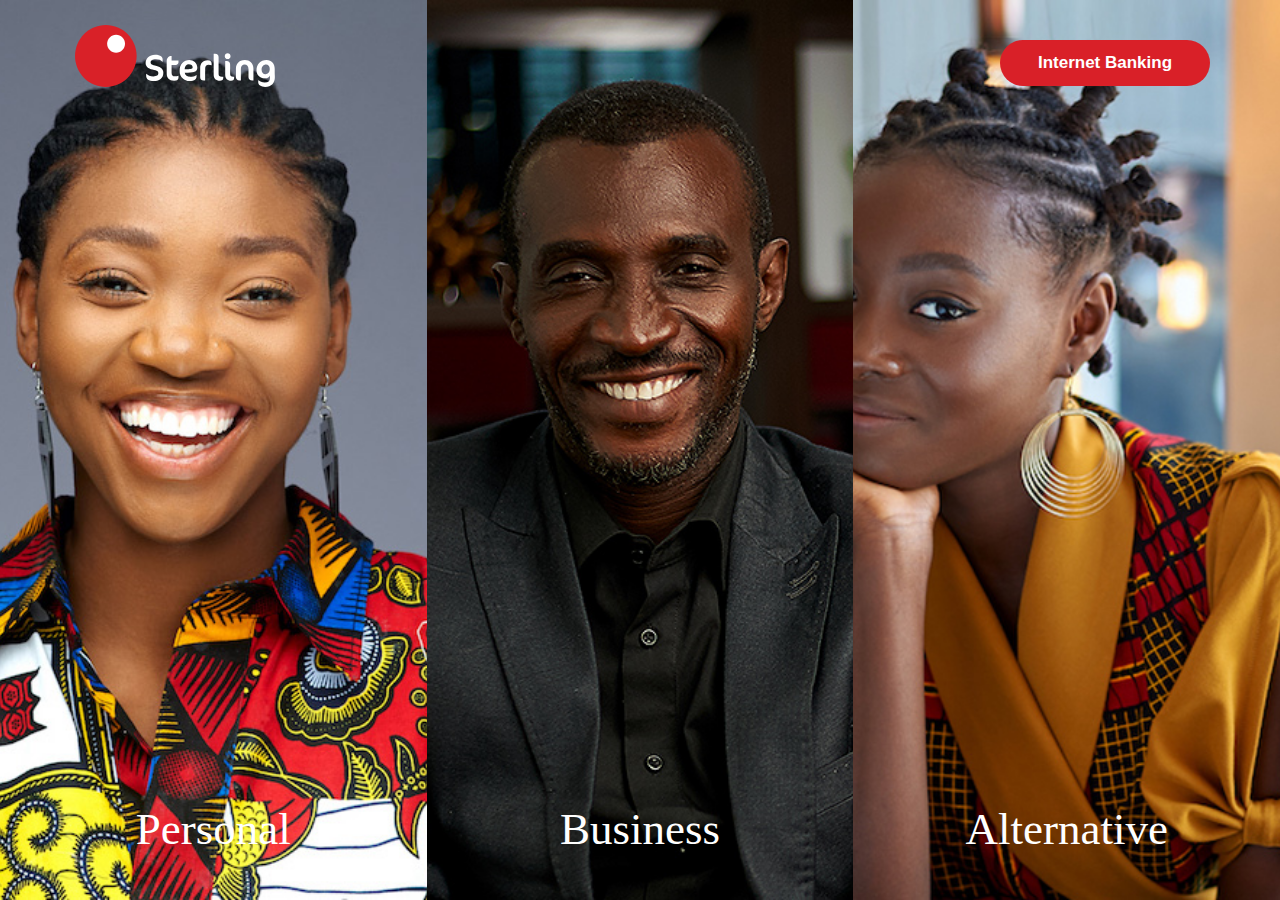
<file: markup/index.html>
<!DOCTYPE html>
<html lang="en">

<head>
    <meta charset="UTF-8">
    <meta http-equiv="X-UA-Compatible" content="IE=edge">
    <meta name="viewport" content="width=device-width, initial-scale=1.0">
    <title>Document</title>
    <link rel="stylesheet" href="../styles/index.css">
</head>

<body>
    <header>

    </header>

    <main>
        <section>


            <div id="main-section">
                <div id="section-header">
                    <img src="../images/index/Sterling-Logo_.svg"
                        data-src="https://sterling.ng/wp-content/uploads/2019/02/Sterling-Logo_.svg"
                        class="sterling-logo" alt="">
                <div id="dropdown">
                        <button id="dropbtn">Internet Banking</button>
                        <div id="dropdown-content">
                            <a href="https://sterlingonline.sterlingbankng.com/login">Sterling OnePay
                                (Internet
                                Banking)</a>
                            <a href="https://sterlingpro.sterling.ng/">Coporate Internet Banking</a>
                        </div>
                    </div>

                </div>

                <a id="personal" href="personal.html">
                    <div class="type">
                        <p>Personal</p>
                    </div>
                </a>

                <a id="business" href=" https://sterling.ng/business/">
                    <div class="type">
                        <p>Business</p>
                    </div>
                </a>

                <a id="alternative" href="https://saf.ng/">
                    <div class="type">
                        <p>Alternative</p>
                    </div>
                </a>
            </div>


        </section>
    </main>
</body>

</html>
</file>
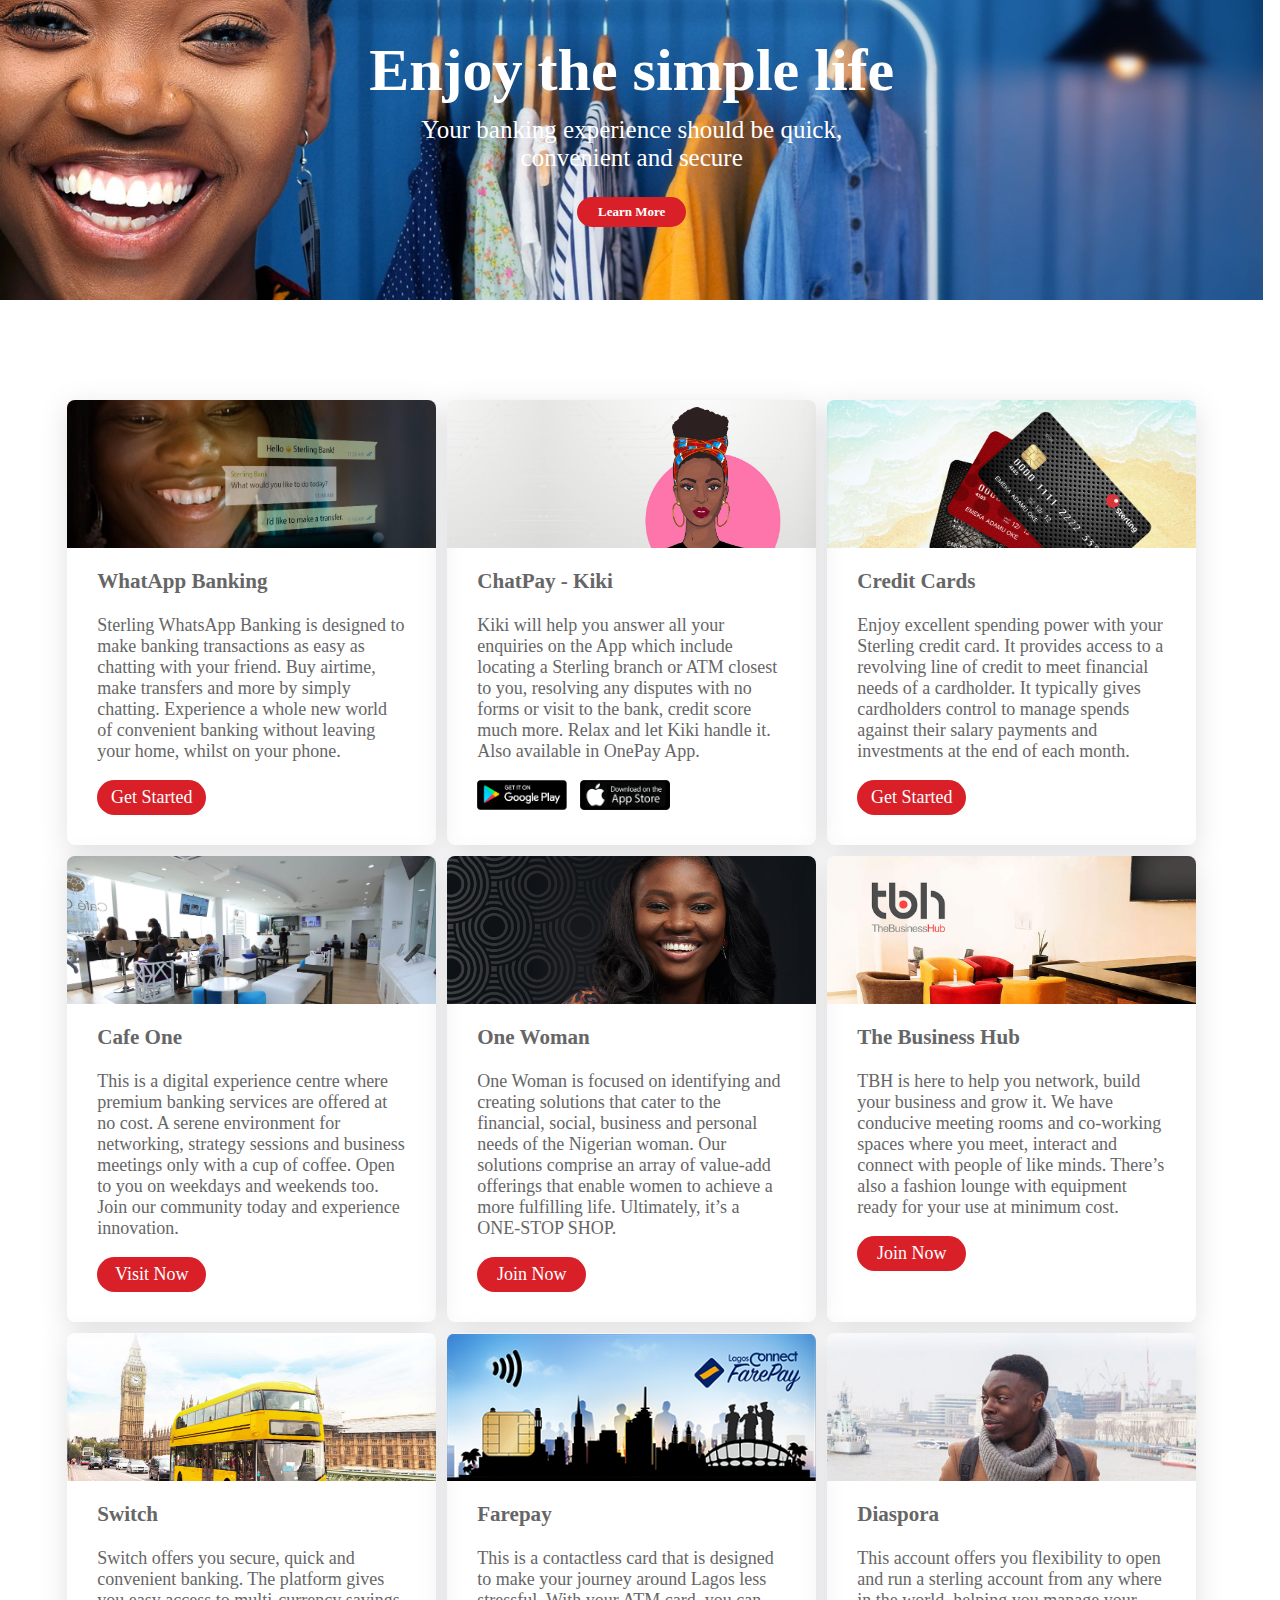
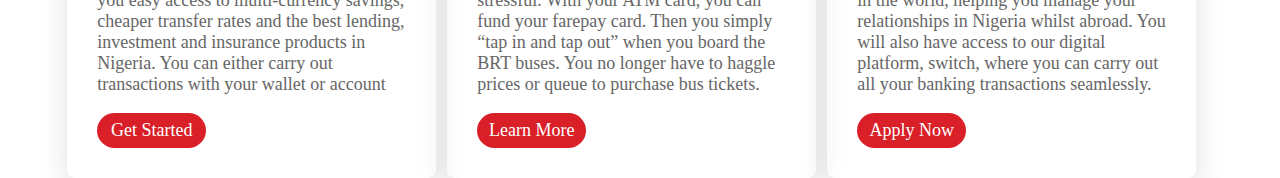
<file: markup/personal.html>
<!DOCTYPE html>
<html lang="en">
<head>
    <meta charset="UTF-8">
    <meta http-equiv="X-UA-Compatible" content="IE=edge">
    <meta name="viewport" content="width=device-width, initial-scale=1.0">
    <title>Document</title>
    <link href="../styles/personal.css" rel="stylesheet">
</head>
<body>
    <header>
        <h1>Page header</h1>
    </header>
    <main>
        <section id="main-header">
            <a id="main-header-link" href="https://sterling.ng/personal/debit-cards/">
                <div id="main-header-content">
                    <p id="bold-text">Enjoy the simple life</p>
                    <p id="normal-text">Your banking experience should be quick,<br> convenient and secure</p>
                    <div class="button">Learn More</div>
                </div>
            </a>
        </section>

        <section id="grid-one">
            <div class="grid">
                <div class="element" id="element-one"></div>
                <div class="grid-content">
                    <h3>WhatApp Banking</h3>
                    <p>Sterling WhatsApp Banking is designed to make banking transactions as easy as chatting with your friend. Buy airtime, make transfers and more by simply chatting. Experience a whole new world of convenient banking without leaving your home, whilst on your phone.</p>
                    <div class="button">Get Started</div>
                </div>
            </div>
            
            <div class="grid">
                <div class="element" id="element-two"></div>
                <div class="grid-content">
                    <h3>ChatPay - Kiki</h3>
                    <p>Kiki will help you answer all your enquiries on the App which include locating a Sterling branch or ATM closest to you, resolving any disputes with no forms or visit to the bank, credit score much more. Relax and let Kiki handle it. Also available in OnePay App.</p>
                    <div id="download">
                            <img src="../images/personal/android-button.png">
                            <img src="../images/personal/ios-button.png">
                    </div>
                </div>
            </div>


            <div class="grid">
                <div class="element" id="element-three"></div>
                <div class="grid-content">
                    <h3>Credit Cards</h3>
                    <p>Enjoy excellent spending power with your Sterling credit card. It provides access to a revolving line of credit to meet financial needs of a cardholder. It typically gives cardholders control to manage spends against their salary payments and investments at the end of each month.</p>
                    <div class="button">Get Started</div>
                </div>
            </div>

            <div class="grid">
                <div class="element" id="element-four"></div>
                <div class="grid-content">
                    <h3>Cafe One</h3>
                    <p>This is a digital experience centre where premium banking services are offered at no cost. A serene environment for networking, strategy sessions and business meetings only with a cup of coffee. Open to you on weekdays and weekends too. Join our community today and experience innovation.</p>
                    <div class="button">Visit Now</div>
                </div>
            </div>

            <div class="grid">
                <div class="element" id="element-five"></div>
                <div class="grid-content">
                    <h3>One Woman</h3>
                    <p>One Woman is focused on identifying and creating solutions that cater to the financial, social, business and personal needs of the Nigerian woman. Our solutions comprise an array of value-add offerings that enable women to achieve a more fulfilling life. Ultimately, it’s a ONE-STOP SHOP.</p>
                    <div class="button">Join Now</div>
                </div>
            </div>

            <div class="grid">
                <div class="element" id="element-six"></div>
                <div class="grid-content">
                    <h3>The Business Hub</h3>
                    <p>TBH is here to help you network, build your business and grow it. We have conducive meeting rooms and co-working spaces where you meet, interact and connect with people of like minds. There’s also a fashion lounge with equipment ready for your use at minimum cost.</p>
                    <div class="button">Join Now</div>
                </div>
            </div>

            <div class="grid">
                <div class="element" id="element-seven"></div>
                <div class="grid-content">
                    <h3>Switch</h3>
                    <p>Switch offers you secure, quick and convenient banking. The platform gives you easy access to multi-currency savings, cheaper transfer rates and the best lending, investment and insurance products in Nigeria. You can either carry out transactions with your wallet or account</p>
                    <div class="button">Get Started</div>
                </div>
            </div>

            <div class="grid">
                <div class="element" id="element-eight"></div>
                <div class="grid-content">
                    <h3>Farepay</h3>
                    <p>This is a contactless card that is designed to make your journey around Lagos less stressful. With your ATM card, you can fund your farepay card. Then you simply “tap in and tap out” when you board the BRT buses. You no longer have to haggle prices or queue to purchase bus tickets.</p>
                    <div class="button">Learn More</div>
                </div>
            </div>

            <div class="grid">
                <div class="element" id="element-nine"></div>
                <div class="grid-content">
                    <h3>Diaspora</h3>
                    <p>This account offers you flexibility to open and run a sterling account from any where in the world, helping you manage your relationships in Nigeria whilst abroad. You will also have access to our digital platform, switch, where you can carry out all your banking transactions seamlessly.</p>
                    <div class="button">Apply Now</div>
                </div>
            </div>
        </section>
    </main>
</body>
</html>
</file>
<file: styles/index.css>
body {
    margin: 0%;
    color: white;
    display: flex;
}

#main-section {
    display: flex;
    font-size: 45px;
    position: relative;
    height: 100vh;
    width: 100vw;
    z-index: ;
}

#main-section > a {
    display: flex;
    width: 100%;
    height: 100vh;
    background-position: center; 
    text-decoration: none;
    text-align: center;
}

#whatsapp {
    float: center;
    width: 100%;
}

#section-header {
    width: 100%;
    display: flex;
    justify-content: space-between;
    position: absolute;
    z-index: 1;
    font-size: 20px;
}

#section-header > div {
    margin-right:70px;
    margin-top: 40px;
    text-align: center;
}

.sterling-logo {
    width: 200px;
    padding-top: 50px;
    padding: 25px 75px;
}

#personal {
    background-image: url(../images/index/sterling-landing-page-01.jpg);
    background-position: center;
    background-repeat: no-repeat;
    background-size: cover;
}

#business {
    background-image: url(../images/index/sterling-landing-page-02.jpg);
    background-position: center; 
    background-repeat: no-repeat;
    background-size: cover;
}

#alternative {
    background-image: url(../images/index/sterling-landing-page-03.jpg);
    background-position: center; 
    background-repeat: no-repeat;
    background-size: cover;
}

.type {
    display: flex;
    justify-content: center;
    align-items: flex-end;
    width: 100%;
    color: white;
}

#dropbtn {
    padding: 13px;
    border: none;
    width: 210px;
    background-color: #d92028;
    border-radius: 100px;
    color: white;
    font-size: 17px;
    font-weight: 590;
  }
  
#dropdown {
    position: relative;
    display: inline-block;
  }
  
#dropdown-content {
    display: none;
    position: absolute;
    background-color: #d92028;
    box-shadow: 0px 8px 16px 0px rgba(0,0,0,0.2);
    z-index: 1;
    width: 270px;
    text-align: center;
    letter-spacing: 0.5px;
  }
  
#dropdown-content a {
    color: white;
    padding-top: 15px;
    padding-bottom: 15px;
    text-decoration: none;
    display: block;
    width: 270px;
    font-size: 15px;
    text-align: center;
}
  
#dropdown:hover #dropdown-content {
    display: block;
    width: 270px;
    text-align: center;
}

@media only screen and (max-width: 1025px) {
    #main-section {
        display: flex;
        flex-direction: column;
    }

    .type {
        height: 60vh;
    }
}

@media only screen and (max-width: 700px) {
    .type {
        height: 43.3vh;
    }
}

@media only screen and (max-width: 700px) {
    .sterling-logo {
        width: 140px;
        padding-top: 50px;
        padding: 25px 25px;
    }

    #section-header > div {
        margin-right:70px;
        margin-top: 25px;
        text-align: center;
    }

    
}

@media only screen and (max-width: 700px) {
    #dropbtn {
        width: 160px;
        olor: #d92028;
        background-color: #d92028;
        height: 45px;
    }

    #section-header > div {
        margin-right:35px;
        margin-top: 25px;
        text-align: center;
    }
    
}

* {
  order: 1px black solid;
}
</file>
<file: styles/personal.css>
body {
    margin: 0px;
    padding: 0px;
    width: 98.7vw;
}

html {
    margin: 0px;
    padding: 0px;
}

header {
    display: none;
}

#main-header {
    background-image: url(../images/personal/header.jpg);
    background-position: center;
    background-repeat: no-repeat;
    background-size: 100%;
    height: 300px;
    font-size: 25px;
    text-align: center;
    margin-bottom: 100px;
}

#main-header-link {
    text-decoration: none;
    color: white;
}

#main-header-content {
    width: 100%;
    font-weight: 500;
    display: flex;
    flex-direction: column;
    align-items: center;
}

#main-header-content > .button {
    font-size: 13px;
    font-weight: 600;
}

#main-header-content > #normal-text {
    margin-top: 16px;
}

#main-header-content > #bold-text {
    font-size: 60px;
    line-height: 60px;
    font-weight: bolder;
    margin-bottom: 0px;
    margin-top: 40px;
}

@media only screen and (max-width: 1023px) {
    #main-header {
        display: flex;
        align-items: center;
        justify-content: center;
        height: 70vh;
        background-size: cover;
    }

    #main-header-content {
        align-items: center;
        font-size: 22px;
    }

    #main-header-content > #bold-text {
        font-size: 40px;
        font-weight: bolder;
        margin: 0px;
    }
}

@media only screen and (max-width: 767px) {
    #main-header {   
        height: 49vh;
    }
}

#grid-one {
    width: 98.71vw;
    display: grid;
    grid-template-columns: repeat(3, 369px);
    gap: 11px;
    color: #666666;
    justify-content: center;
}

.grid {
    border-radius: 8px;
    box-shadow: rgba(100, 100, 111, 0.2) 0px 7px 29px 0px;
}

.grid-content {
    padding: 0px 30px 30px 30px;
    font-size: 18px;
    font-weight: lighter;
}

.element {
    height: 148px;
    background-size: cover;
    background-position-y: 26%;
    border-top-left-radius: 8px;
    border-top-right-radius: 8px;
}

#element-one {
    background-image: url(../images/personal/Whatsapp-Banking-grid-1.jpg);
}

#element-two {
    background-image: url(../images/personal/kiki-grid-1.jpg);
}

#element-three {
    background-image: url(../images/personal/credit-card-grid-1.jpg);
    background-position-y: 0%;
}

#element-four {
    background-image: url(../images/personal/cafe-one-grid-1.jpg);
}

#element-five {
    background-image: url(../images/personal/sterling-one-woman-grid-1.jpg);
}

#element-six {
    background-image: url(../images/personal/sterling-hub-grid-1.jpg);
    background-position-y: 32%;
}

#element-seven {
    background-image: url(../images/personal/Switch-sterling-scaled-grid-1.jpg);
    background-position-y: 50%;
}

#element-eight {
    background-image: url(../images/personal/farepaywithmasterslogo-grid-1.png);
    background-position-y: 0%;
}

#element-nine {
    background-image: url(../images/personal/diaspora-grid-1.jpg);
    background-position-y: 50%;
}

.button {
    background-color: #d92028;
    width: 95px;
    text-align: center;
    padding: 7px;
    border-radius: 25px;
    color: white;
}

#download {
    display: grid;
    grid-template-columns: 90px 90px;
    grid-gap: 1vw;
}

#download > img {
    width: 90px;
}

@media only screen and (max-width: 1163px){
    #grid-one {
    width: auto;
    display: grid;
    grid-template-columns: repeat(3, 1fr);
    gap: 8px;
    padding: 4px;
    }
}

@media only screen and (max-width: 885px){
    #download > img {
        width: 75px;
    }
}

@media only screen and (max-width: 767px) {
    #grid-one {
        width: 88vw;
        grid-template-columns: 1fr;
        margin: auto;
    }


    #download {
        display: grid;
        grid-template-columns: repeat(auto-fill, minmax(300px, 1fr));
        grid-gap: 1vw;
        
    }
    
    #download > img {
        width: 260px;
    }
}
</file>
